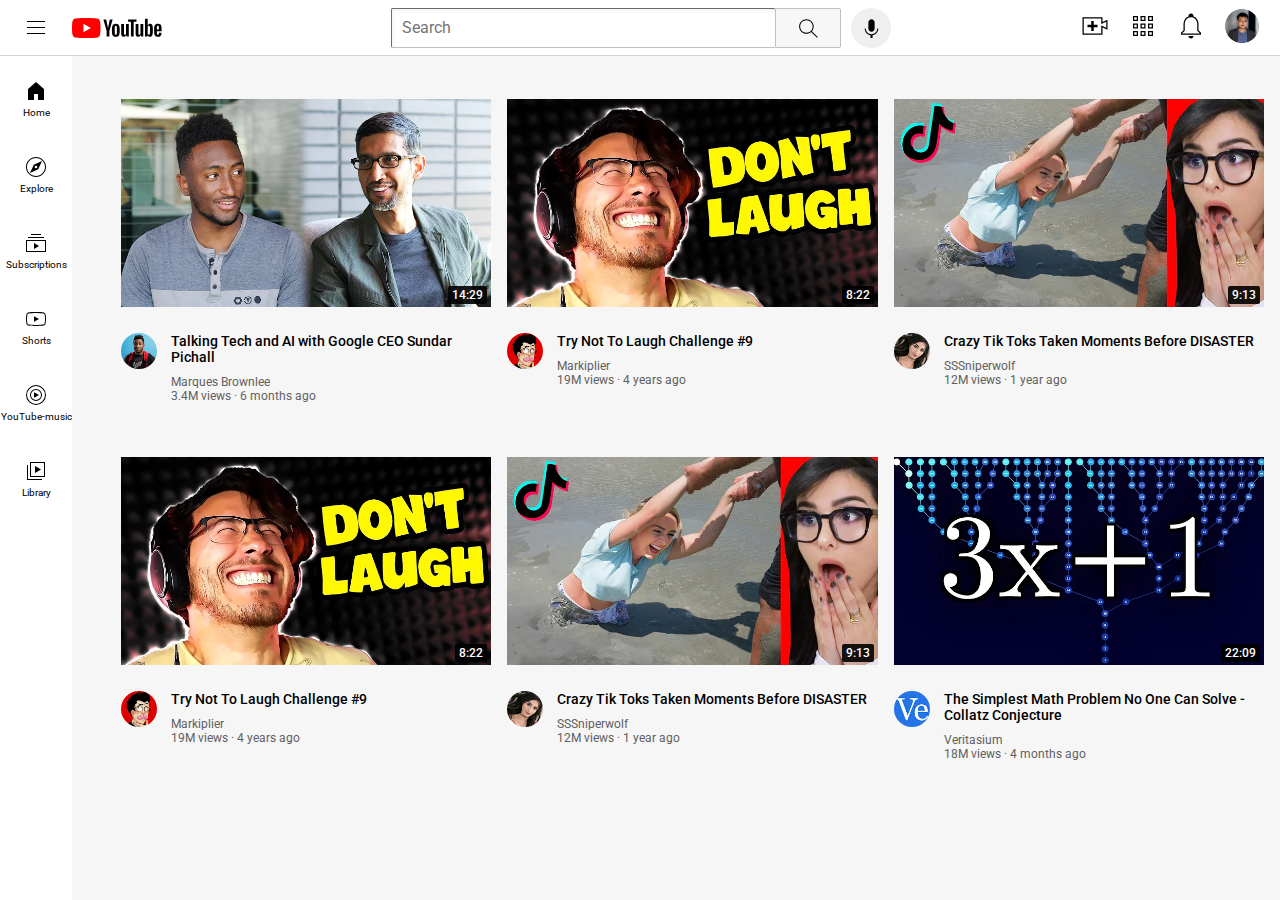
<file: index.html>
<!DOCTYPE html>
<html>
    <head>
        <title>Youtube.com Template</title>
        <link rel="stylesheet" href="video.css">
        <link rel="stylesheet" href="header.css">
        <link rel="stylesheet" href="sidebar.css">
        <link rel="preconnect" href="https://fonts.googleapis.com">
        <link rel="preconnect" href="https://fonts.gstatic.com" crossorigin>
        <link href="https://fonts.googleapis.com/css2?family=Roboto:ital,wght@0,100;0,300;0,400;0,500;0,700;0,900;1,100;1,300;1,400;1,500;1,700;1,900&display=swap" rel="stylesheet">
    </head>

    <body style="padding-top: 75px;
    padding-left: 97px;
    background-color: rgb(246, 246, 246);">
        <div class="header">
            <div class="left-section"
            style="
            display: flex; 
            ">
            <img class="hamburger-menu" src="thumbnails/hamburger-menu.svg" alt="">
            <img class="ytlogo" src="thumbnails/youtube-logo.svg" alt="">
            </div>
            <div class="middle-section"
            style="
            display: flex;">
                <input class="search-bar" type="text" placeholder="Search">
                <button class="search-button">
                    <img class="search-img" src="thumbnails/search.svg" alt="">
                    <div class="tooltip">Search</div>
                </button>
                <button class="voice-search-button">
                    <img class="voice-search-icon" src="thumbnails/voice-search-icon.svg" alt="">
                    <div class="tooltip">Voice Search</div>
                </button>
            </div>
            <div class="right-section"
            style="
            display: flex; 
            ">
                <div class="upload-button-box"
                style="position: relative;">
                    <img class="upload-button" src="thumbnails/upload.svg" alt="">
                    <div class="tooltip"> Upload </div>
                </div>

                <div class="upload-button-box"
                style="position: relative;">
                    <img class="apps-button" src="thumbnails/youtube-apps.svg" alt="">
                    <div class="tooltip"> Apps </div>
                </div>
                
                <div class="upload-button-box"
                style="position: relative;">
                    <img class="notifications-button" src="thumbnails/notifications.svg" alt="">
                    <div class="tooltip"> Notification </div>
                </div>
                
                <div class="upload-button-box"
                style="position: relative;">
                    <img class="my-channel-picture" src="my-channel.png" alt="">
                    <div class="tooltip"> My Channel </div>
                </div>

            </div>

        </div>

        <div class="sidebar">
           <a class="sidebar-link" href="https://hiromakarazun.github.io/hiro-website/">
            <img src="thumbnails/home.svg" alt="">
            <div>Home</div>
           </a>
           <a class="sidebar-link" href="https://www.youtube.com/feed/trending/">
            <img src="thumbnails/explore.svg" alt="">
            <div>Explore</div>
           </a>
           <a class="sidebar-link" href="https://www.youtube.com/feed/subscriptions">
            <img src="thumbnails/subscriptions.svg" alt="">
            <div>Subscriptions</div>
           </a>
           <a class="sidebar-link" href="https://www.youtube.com/shorts/">
            <img src="thumbnails/originals.svg" alt="">
            <div>Shorts</div>
           </a>
           <a class="sidebar-link" href="https://www.youtube.com/channel/UC-9-kyTW8ZkZNDHQJ6FgpwQ">
            <img src="thumbnails/youtube-music.svg" alt="">
            <div>YouTube-music</div>
           </a>
           <a class="sidebar-link" href="https://www.youtube.com/feed/you">
            <img src="thumbnails/library.svg" alt="">
            <div>Library</div>
           </a>

        </div>

        <!--This is the column for videos-->
        <div class="column-videos">
            <!--Talking Tech-->
            <a class="video-preview" href="https://youtu.be/n2RNcPRtAiY?si=AgJIZTaufvWa7DAh">

            <div style="position: relative;">
                <img class="img" src="thumbnails/thumbnail-1.webp" alt="" />
                <div class="video-mins">
                    14:29
                </div>
            </div>
    
            <div class="video-grid" style="
            display: grid;
            grid-template-columns: 50px 1fr;" >
                <div class="channel-picture" >
                    <img class="img-author" src="thumbnails/channel-1.jpeg" alt="">
                    <div class="author-hover" 
                    style="display: grid;
                    grid-template-columns: 50px 200px;">
                        <div class="img-authorhover">
                        <img class="img-hover" src="thumbnails/channel-1.jpeg" alt="">
                            <div class="author-details">
                            <p class="author-name-hover">
                                Marques Brownlee
                            </p>
                            <p class="author-details-hover">
                                @mkbhd ‧ 18.5M subscribers ‧ 1.6K videos
                            </p>
                            </div>
                        </div>
                    </div>
                </div>
                <div class="video-info">
                <p class="video-title">Talking Tech and AI with Google CEO Sundar Pichall</p>
                <p class="creator">Marques Brownlee</p>
                <p class="views">3.4M views · 6 months ago</p>
                </div>
            </div>

            </a>
            <!--Try Not To Laugh-->
            <a class="video-preview" href="https://youtu.be/mP0RAo9SKZk?si=05y7PMJXSZGCgbyP">
            <div style="position: relative;">
                <img class="img" src="thumbnails/thumbnail-2.webp" alt="" />
                <div class="video-mins">
                    8:22
                </div>
            </div>
                <div class="video-grid" style="
                display: grid;
                grid-template-columns: 50px 1fr;">
                    <div class="channel-picture">
                        <div>
                            <div>
                                <img class="img-author" src="thumbnails/channel-2.jpeg" alt="">
                            </div>
                        </div>
                    </div>
                    <div class="video-info">
                <p class="video-title">Try Not To Laugh Challenge #9</p>
                <p class="creator">Markiplier</p>
                <p class="views">19M views · 4 years ago</p>
                    </div>
                </div>
            </a>    
            <!--Crazy Tik Toks Taken Moments Before DISASTER-->
            <a class="video-preview" href="https://youtu.be/FgjPQQeTh1w?si=LnPpMr5lav5w9y48">
            <div style="position: relative;">
                <img class="img" src="thumbnails/thumbnail-3.webp" alt="" />
                <div class="video-mins">
                    9:13
                </div>
            </div>
                <div class="video-grid" style="
                display: grid;
                grid-template-columns: 50px 1fr;">
                    <div class="channel-picture">
                <img class="img-author" src="thumbnails/channel-3.jpeg" alt="">

                    </div>
                    <div class="video-info">
                <p class="video-title">Crazy Tik Toks Taken Moments Before DISASTER</p>
                <p class="creator">SSSniperwolf</p>
                <p class="views">12M views · 1 year ago</p>
                    </div>
                </div>
            </a>

            <!--Try Not To Laugh-->
            <a class="video-preview" href="https://youtu.be/mP0RAo9SKZk?si=05y7PMJXSZGCgbyP">
            <div style="position: relative;">
                <img class="img" src="thumbnails/thumbnail-2.webp" alt="" />
                <div class="video-mins">
                    8:22
                </div>
            </div>
                <div class="video-grid" style="
                display: grid;
                grid-template-columns: 50px 1fr;">
                    <div class="channel-picture">
                        <div>
                            <div>
                                <img class="img-author" src="thumbnails/channel-2.jpeg" alt="">
                            </div>
                        </div>
                    </div>
                    <div class="video-info">
                <p class="video-title">Try Not To Laugh Challenge #9</p>
                <p class="creator">Markiplier</p>
                <p class="views">19M views · 4 years ago</p>
                    </div>
                </div>
            </a>    
            <!--Crazy Tik Toks Taken Moments Before DISASTER-->
            <a class="video-preview" href="https://youtu.be/FgjPQQeTh1w?si=LnPpMr5lav5w9y48">
            <div style="position: relative;">
                <img class="img" src="thumbnails/thumbnail-3.webp" alt="" />
                <div class="video-mins">
                    9:13
                </div>
            </div>
                <div class="video-grid" style="
                display: grid;
                grid-template-columns: 50px 1fr;">
                    <div class="channel-picture">
                <img class="img-author" src="thumbnails/channel-3.jpeg" alt="">

                    </div>
                    <div class="video-info">
                <p class="video-title">Crazy Tik Toks Taken Moments Before DISASTER</p>
                <p class="creator">SSSniperwolf</p>
                <p class="views">12M views · 1 year ago</p>
                    </div>
                </div>
            </a>  
            
            <!--The Simplest Math Problem No One Can Solve - Collatz Conjecture-->
            <a class="video-preview" href="https://youtu.be/094y1Z2wpJg?si=rTCDEriJA7EEMQ-b">
            <div style="position: relative;">
                <img class="img" src="thumbnails/thumbnail-4.webp" alt="" />
                <div class="video-mins">
                    22:09
                </div>
            </div>
                <div class="video-grid" style="
                display: grid;
                grid-template-columns: 50px 1fr;">
                    <div class="channel-picture">
                <img class="img-author" src="thumbnails/channel-4.jpeg" alt="">

                    </div>
                    <div class="video-info">
                <p class="video-title">The Simplest Math Problem No One Can Solve - Collatz Conjecture</p>
                <p class="creator">Veritasium</p>
                <p class="views">18M views · 4 months ago</p>
                    </div>
                </div>
            </a>    
        </div>
        

    </body>
</html>
</file>
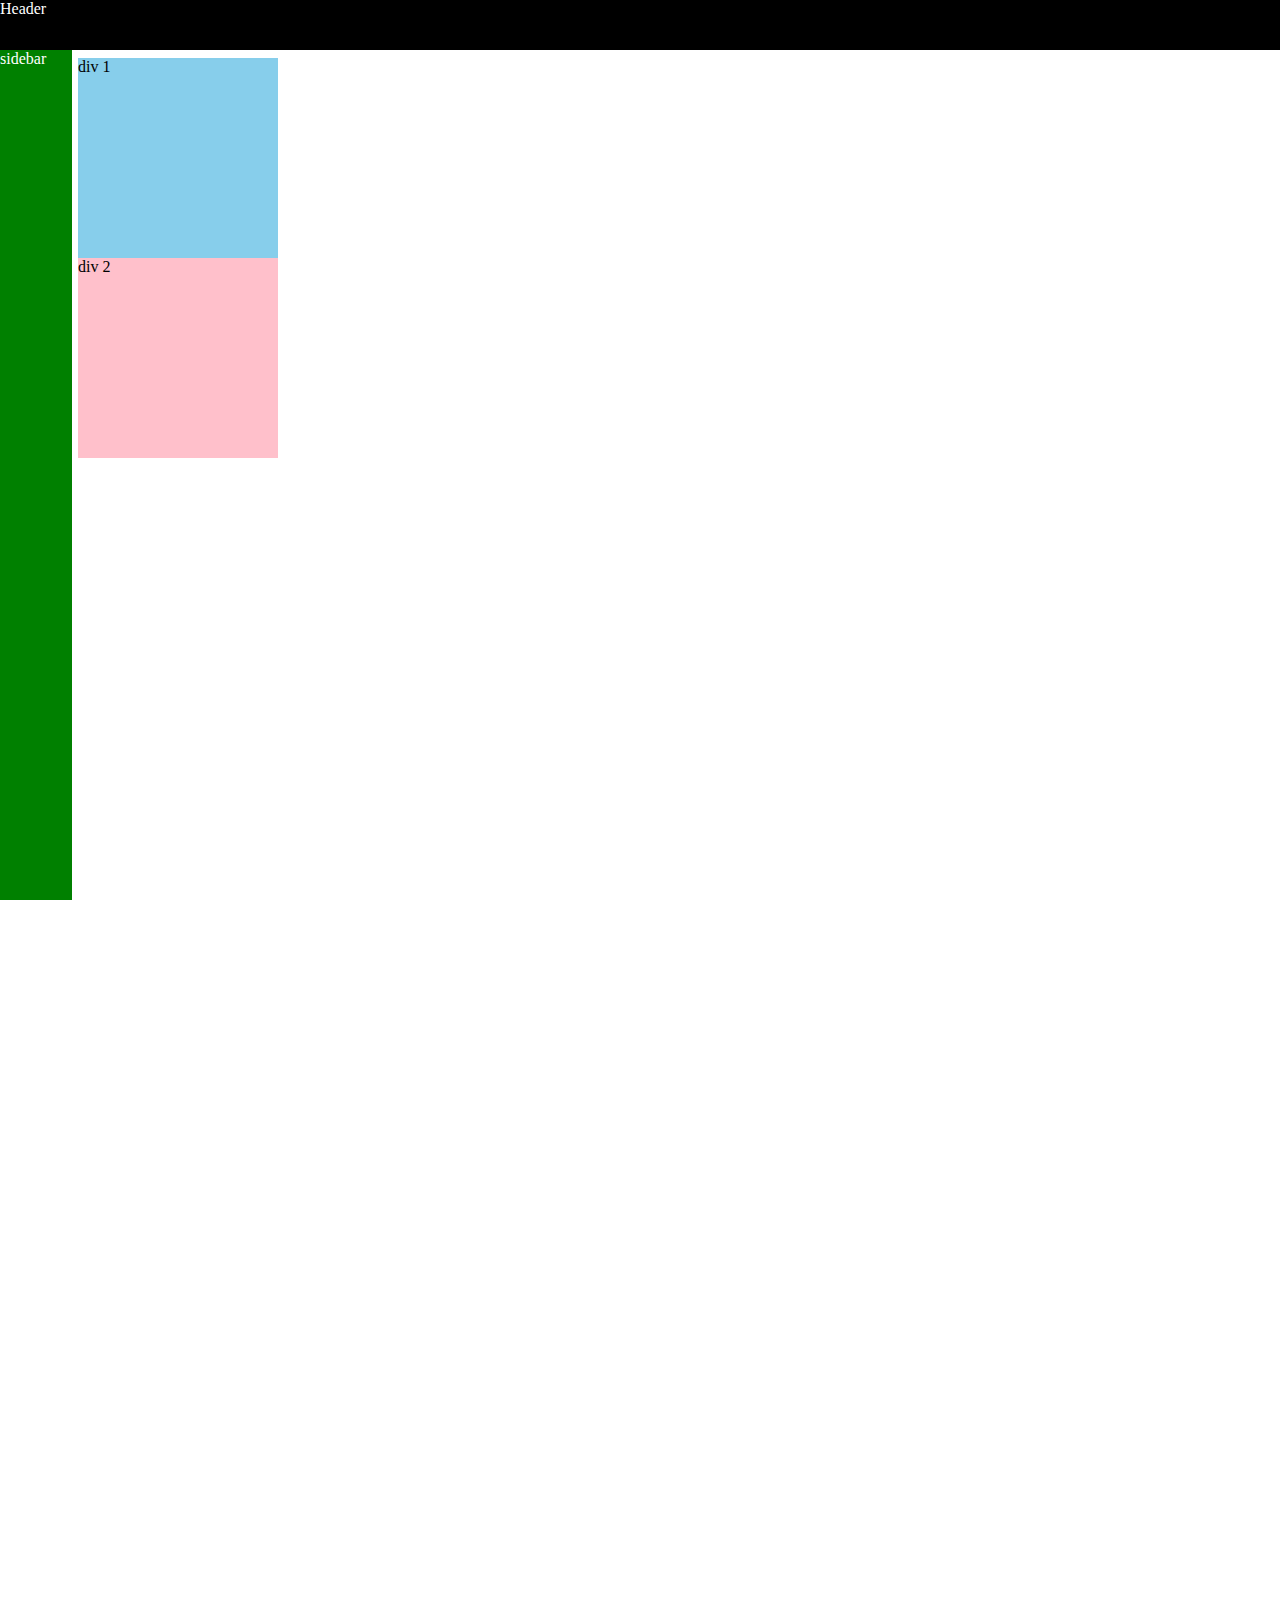
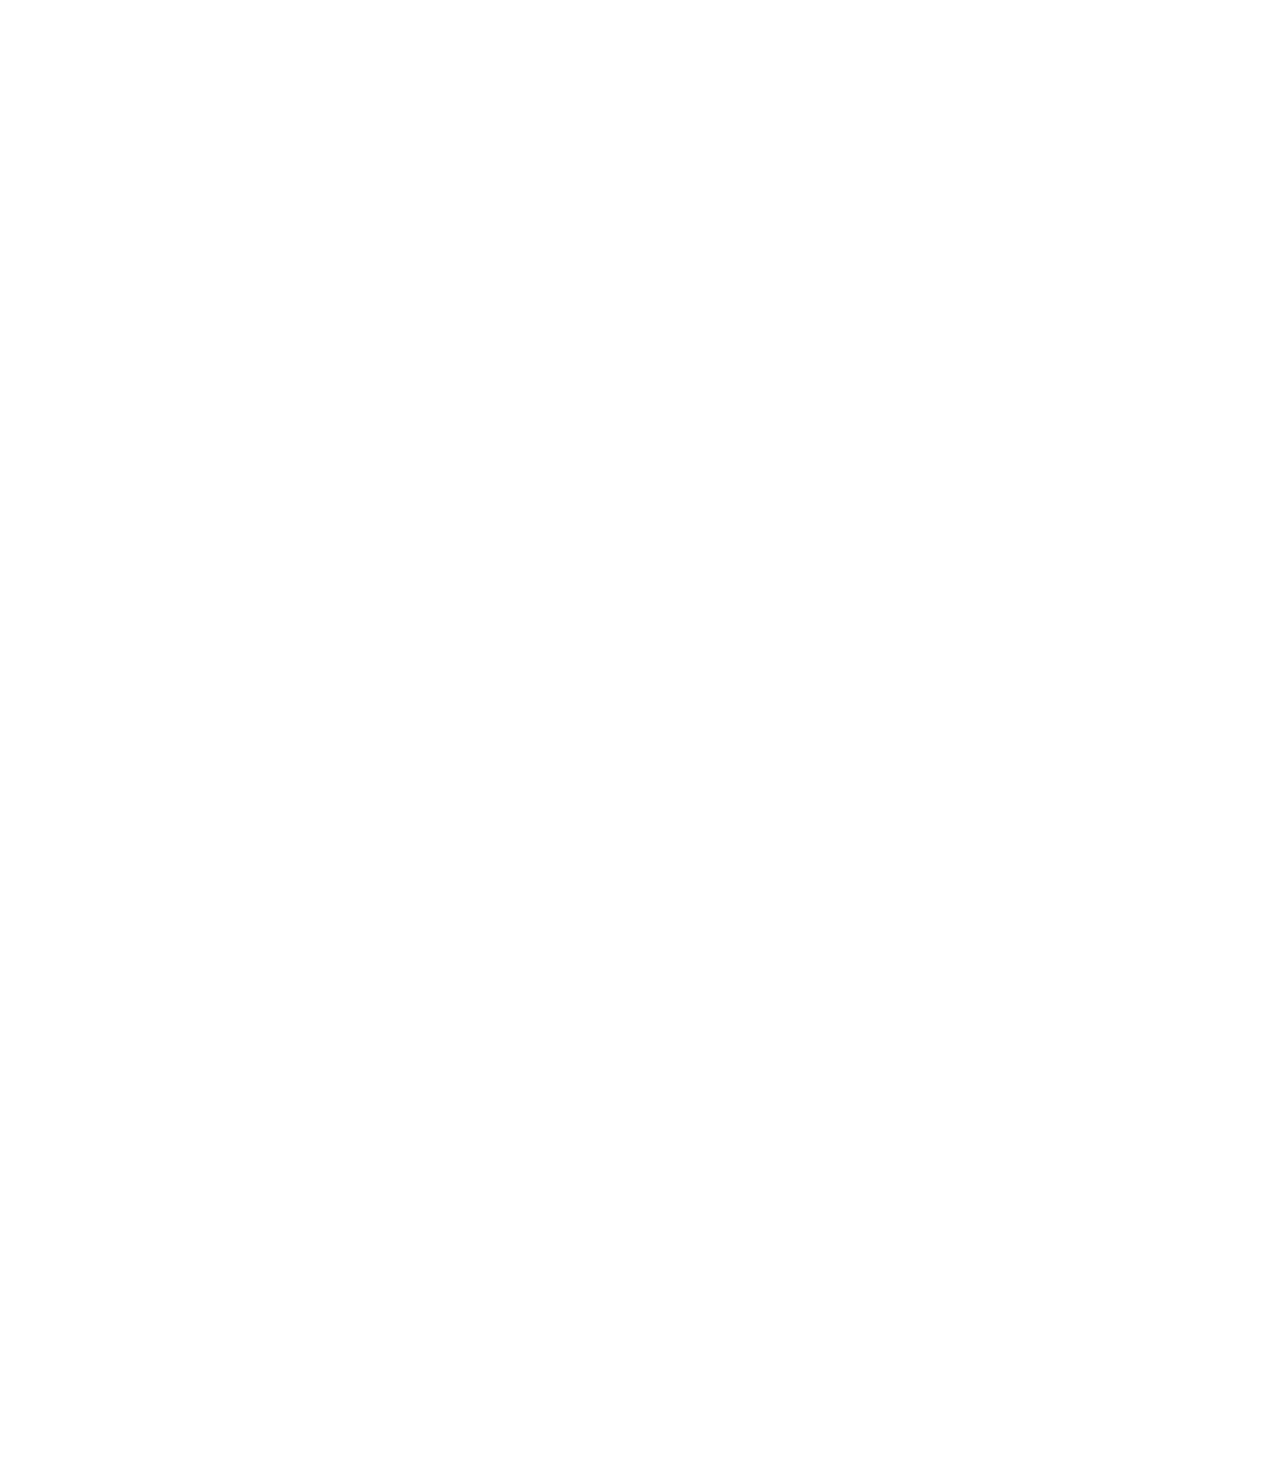
<file: position.html>
<!DOCTYPE html>
<html>
    <head>
        <title>Position</title>
    </head>
    <body style="height: 3000px;
    padding-top: 50px;
    padding-left: 70px;">
        <div style="
            background-color: black;
            color: white;
            position: fixed;
            top: 0;
            height: 50px;
            left: 0;
            right: 0;">
            Header
        </div>
        <div style="background-color: green;
        color: white;
        position: fixed;
        left: 0;
        bottom: 0px;
        top: 50px;
        width: 72px;
        ">
            sidebar
        </div>
        <div style="
            background-color: skyblue;
            height: 200px;
            width: 200px;
            position: static;
            ">
            div 1
        </div>
        <div style="
        background-color: pink;
        height: 200px;
        width: 200px;
        position: static;">
            div 2
        </div>
    </body>
</html>
</file>
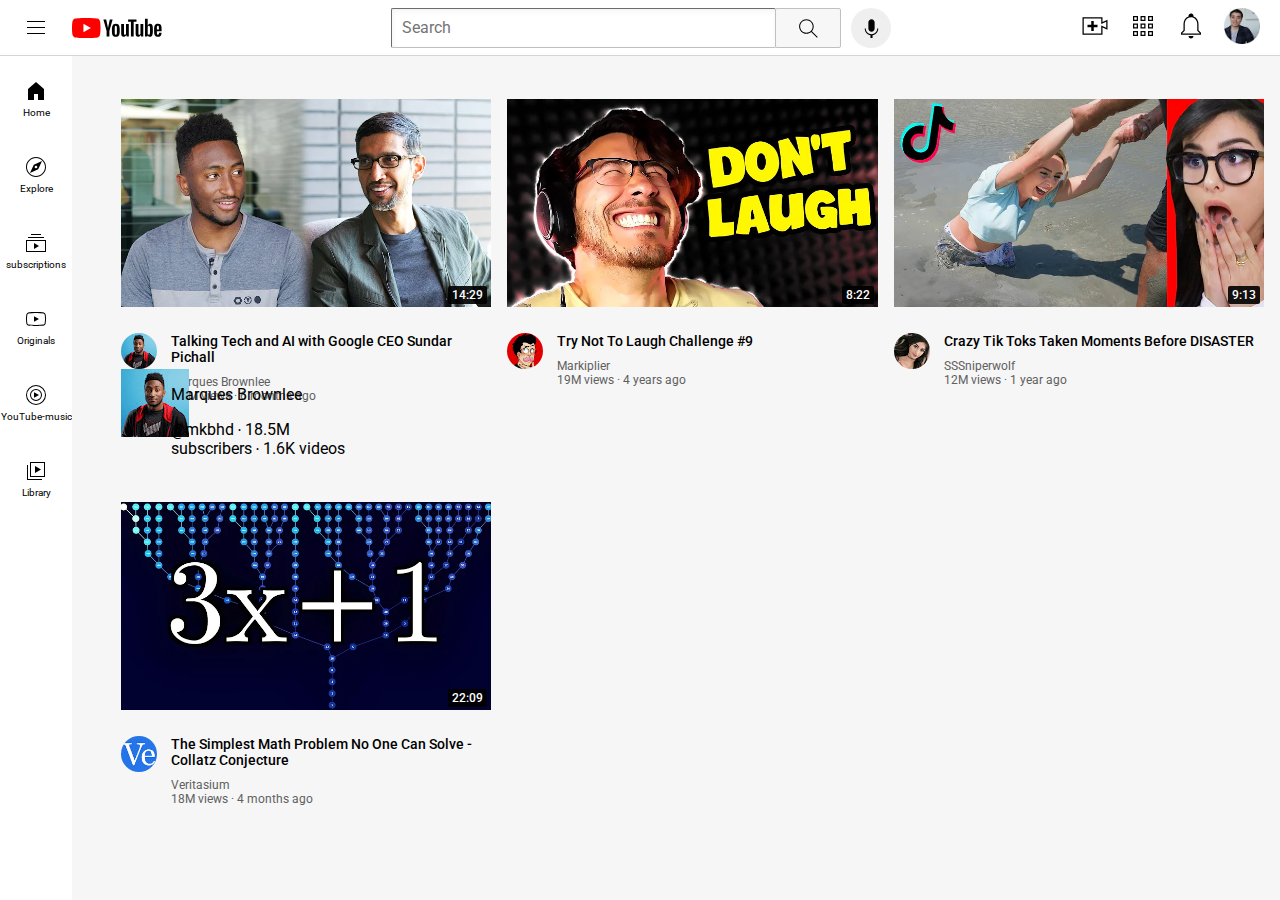
<file: youtubetemplate.html>
<!DOCTYPE html>
<html>
    <head>
        <title>Youtube.com Template</title>
        <link rel="stylesheet" href="video.css">
        <link rel="stylesheet" href="header.css">
        <link rel="stylesheet" href="sidebar.css">
        <link rel="preconnect" href="https://fonts.googleapis.com">
        <link rel="preconnect" href="https://fonts.gstatic.com" crossorigin>
        <link href="https://fonts.googleapis.com/css2?family=Roboto:ital,wght@0,100;0,300;0,400;0,500;0,700;0,900;1,100;1,300;1,400;1,500;1,700;1,900&display=swap" rel="stylesheet">
    </head>

    <body style="padding-top: 75px;
    padding-left: 97px;
    background-color: rgb(246, 246, 246);">
        <div class="header">
            <div class="left-section"
            style="
            display: flex; 
            ">
            <img class="hamburger-menu" src="thumbnails/hamburger-menu.svg" alt="">
            <img class="ytlogo" src="thumbnails/youtube-logo.svg" alt="">
            </div>
            <div class="middle-section"
            style="
            display: flex;">
                <input class="search-bar" type="text" placeholder="Search">
                <button class="search-button">
                    <img class="search-img" src="thumbnails/search.svg" alt="">
                    <div class="tooltip">Search</div>
                </button>
                <button class="voice-search-button">
                    <img class="voice-search-icon" src="thumbnails/voice-search-icon.svg" alt="">
                    <div class="tooltip">Voice Search</div>
                </button>
            </div>
            <div class="right-section"
            style="
            display: flex; 
            ">
                <div class="upload-button-box"
                style="position: relative;">
                    <img class="upload-button" src="thumbnails/upload.svg" alt="">
                    <div class="tooltip"> Upload </div>
                </div>

                <div class="upload-button-box"
                style="position: relative;">
                    <img class="apps-button" src="thumbnails/youtube-apps.svg" alt="">
                    <div class="tooltip"> Apps </div>
                </div>
                
                <div class="upload-button-box"
                style="position: relative;">
                    <img class="notifications-button" src="thumbnails/notifications.svg" alt="">
                    <div class="tooltip"> Notification </div>
                </div>
                
                <div class="upload-button-box"
                style="position: relative;">
                    <img class="my-channel-picture" src="thumbnails/my-channel.jpeg" alt="">
                    <div class="tooltip"> My Channel </div>
                </div>

            </div>

        </div>

        <div class="sidebar">
           <div class="sidebar-link">
            <img src="thumbnails/home.svg" alt="">
            <div>Home</div>
           </div>
           <div class="sidebar-link">
            <img src="thumbnails/explore.svg" alt="">
            <div>Explore</div>
           </div>
           <div class="sidebar-link">
            <img src="thumbnails/subscriptions.svg" alt="">
            <div>subscriptions</div>
           </div>
           <div class="sidebar-link">
            <img src="thumbnails/originals.svg" alt="">
            <div>Originals</div>
           </div>
           <div class="sidebar-link">
            <img src="thumbnails/youtube-music.svg" alt="">
            <div>YouTube-music</div>
           </div>
           <div class="sidebar-link">
            <img src="thumbnails/library.svg" alt="">
            <div>Library</div>
           </div>

        </div>

        <!--This is the column for videos-->
        <div class="column-videos"
        style="display: grid;
        grid-template-columns: 1fr 1fr 1fr;
        column-gap: 16px;
        row-gap: 20px;">
            <!--Talking Tech-->
            <div class="video-preview">

            <div style="position: relative;">
                <img class="img" src="thumbnails/thumbnail-1.webp" alt="" />
                <div class="video-mins">
                    14:29
                </div>
            </div>
    
            <div class="video-grid" style="
            display: grid;
            grid-template-columns: 50px 1fr;" >
                <div class="channel-picture" >
                    <img class="img-author" src="thumbnails/channel-1.jpeg" alt="">
                    <div class="author-hover" 
                    style="display: grid;
                    grid-template-columns: 50px 200px;">
                        <div class="img-authortooltip">
                        <img src="thumbnails/channel-1.jpeg" alt="">
                        </div>
                        <div>
                            <p>
                                Marques Brownlee
                            </p>
                            <p>
                                @mkbhd ‧ 18.5M subscribers ‧ 1.6K videos
                            </p>
                        </div>
                    </div>
                </div>
                <div class="video-info">
                <p class="video-title">Talking Tech and AI with Google CEO Sundar Pichall</p>
                <p class="creator">Marques Brownlee</p>
                <p class="views">3.4M views · 6 months ago</p>
                </div>
            </div>

            </div>
            <!--Try Not To Laugh-->
            <div class="video-preview">
            <div style="position: relative;">
                <img class="img" src="thumbnails/thumbnail-2.webp" alt="" />
                <div class="video-mins">
                    8:22
                </div>
            </div>
                <div class="video-grid" style="
                display: grid;
                grid-template-columns: 50px 1fr;">
                    <div class="channel-picture">
                        <div>
                            <div>
                                <img class="img-author" src="thumbnails/channel-2.jpeg" alt="">
                            </div>
                        </div>
                    </div>
                    <div class="video-info">
                <p class="video-title">Try Not To Laugh Challenge #9</p>
                <p class="creator">Markiplier</p>
                <p class="views">19M views · 4 years ago</p>
                    </div>
                </div>
            </div>    
            <!--Crazy Tik Toks Taken Moments Before DISASTER-->
            <div class="video-preview">
            <div style="position: relative;">
                <img class="img" src="thumbnails/thumbnail-3.webp" alt="" />
                <div class="video-mins">
                    9:13
                </div>
            </div>
                <div class="video-grid" style="
                display: grid;
                grid-template-columns: 50px 1fr;">
                    <div class="channel-picture">
                <img class="img-author" src="thumbnails/channel-3.jpeg" alt="">

                    </div>
                    <div class="video-info">
                <p class="video-title">Crazy Tik Toks Taken Moments Before DISASTER</p>
                <p class="creator">SSSniperwolf</p>
                <p class="views">12M views · 1 year ago</p>
                    </div>
                </div>
            </div>  
            <!--The Simplest Math Problem No One Can Solve - Collatz Conjecture-->
            <div class="video-preview">
            <div style="position: relative;">
                <img class="img" src="thumbnails/thumbnail-4.webp" alt="" />
                <div class="video-mins">
                    22:09
                </div>
            </div>
                <div class="video-grid" style="
                display: grid;
                grid-template-columns: 50px 1fr;">
                    <div class="channel-picture">
                <img class="img-author" src="thumbnails/channel-4.jpeg" alt="">

                    </div>
                    <div class="video-info">
                <p class="video-title">The Simplest Math Problem No One Can Solve - Collatz Conjecture</p>
                <p class="creator">Veritasium</p>
                <p class="views">18M views · 4 months ago</p>
                    </div>
                </div>
            </div>    
        </div>
        

    </body>
</html>
</file>
<file: video.css>
body {
    margin: 20px;
}
/*this is the whole block for each square*/

.column-videos {
    display: grid;
    grid-template-columns: 1fr 1fr 1fr;
    column-gap: 16px;
    row-gap: 20px;
}

@media (max-width: 1000px) {
    .column-videos {
        grid-template-columns: 1fr 1fr;
    }
}

.video-preview {
    display: inline-block;
    width: 100%;
    font-family: Roboto, Arial;
    vertical-align: top;
    padding: 4px;
    position: relative;
    text-decoration: none;
    color: black;
}

.img {
    width: 100%;
    position: relative;
}

.img-authorhover {
    width: 220px;
    height: 60px;
    align-items: center;
    position: relative;
    background-color: rgb(212, 212, 212);
    display: grid;
    grid-template-columns: 50px 250px;
    padding-left: 10px;
    border-radius: 10px;
    bottom: 40px;
    opacity: 0;
    cursor: pointer;
}

.img-authorhover:hover {
    opacity: 1
}

.img-hover {
    height: 50px;
    width: 50px;
    border-radius: 50px;
}

.author-details {
    display: grid;
    grid-template-rows: 15px 15px;
}

.author-name-hover {
    font-size: 12px;
    padding-left:25px;
    bottom: 0;
    padding-bottom: 15px;
    padding-left: 10px;
    display: inline-block;
    position: absolute;
}

.author-details-hover {
    font-size: 8px;
    padding-left:25px;
    bottom: 0;
    padding-bottom: 10px;
    padding-left: 10px;
    position: absolute;
    display: inline-block;
}

.video-mins {
    position: absolute;
    bottom: 7px;
    right: 4px;
    color: white;
    background-color: rgba(0, 0, 0, 0.9);
    font-size: 12px;
    padding: 2px 4px;
    border-radius: 2px;
    font-weight: 500;
    
}
.video-grid {
    margin-top: 10px;
}
/*this is the block for channel pic*/
.channel-picture {
    width: 100%;
    vertical-align: top;
    position: relative;
}

.img-author {
    width: 36px;
    border-radius: 36px;
    margin-top: 12px;
    margin-right: 0px;
    vertical-align: top;
}

/*this is the block for video info*/
.video-info {
    width: 100%;
}

.video-title {
    width: 100%;
    margin-top: 12px;
    font-weight: 500;
    font-size: 14px;
    padding-bottom: 0px;
    margin-bottom: 0px;
    text-decoration: none;
    color: black;
}

.creator {
    font-size: 12px;
    margin-top: 0;
    padding-top: 10px;
    margin-bottom: 0;
    color: rgb(96, 96, 96);
    text-decoration: none;
}

.views {
    font-size: 12px;
    margin-top: 0;
    color: rgb(96, 96, 96);
    text-decoration: none;
}
</file>
<file: header.css>
.header {
    height: 55px;
    display: flex;
    flex-direction: row;
    justify-content: space-between;
    position: fixed;
    z-index: 1000;
    top: 0;
    bottom: 0;
    left: 0;
    right: 0;
    background-color: white;
    border-bottom: solid;
    border-bottom-width: 0.5px;
    border-bottom-color: rgb(213, 213, 213);
}


.left-section {
    align-items: center;
    display: flex;
}
    .hamburger-menu {
        height: 24px;
        margin-left: 24px;
        margin-right: 24px;
        
    }

    .ytlogo {
        height: 20px; 
    }



.middle-section {
    display: flex;
    flex: 1;
    margin-left: 70px;
    margin-right: 30px;
    max-width: 500px;
    align-items: center;
}

    .search-bar {
        height: 36px;
        flex: 1;
        padding-left: 10px;
        font-size: 16px;
        border-color: rgb(192, 192, 192);
        border-radius: 2px;
        border-width: 1px;
        box-shadow: inset 1px 2px 5px rgba(0, 0, 0, 0.05);
        width: 0;
    }

    .search-bar::placeholder {
        font-family: Roboto, Arial;
        font-size: 16px;
    }  

    .search-button {
        height: 40px;
        background-color: rgb(247, 247, 247);
        width: 66px;
        border-width: 1px;
        border-style: solid;
        border-radius: 2px;
        border-color: rgb(192, 192, 192);
        margin-left: -1px;
        margin-right: 10px;
    }

    .voice-search-button, 
    .voice-search-button,
    .upload-button-box {
        position: relative;
    }
    .search-button .tooltip,
    .voice-search-button .tooltip,
    .upload-button-box .tooltip {
        position: absolute;
        background-color: gray;
        color: white;
        padding-top: 4px;
        padding-bottom: 4px;
        padding-left: 8px;
        padding-right: 8px;
        border-radius: 2px;
        font-size: 12px;
        bottom: -20px;
        opacity: 0;
        transition: opacity 0.15;
        pointer-events: none;
        white-space: nowrap;
        text-align: center;
        justify-content: center;
        
    }

    .search-button:hover .tooltip,
    .voice-search-button:hover .tooltip,
    .upload-button-box:hover .tooltip {
        opacity: 1;
        align-items: center;
    }

    .search-img {
        height: 25px;
        margin-top: 4px;
    }

    .voice-search-icon {
        height: 25px;
        margin-top: 4px;
        
    }

    .voice-search-button {
        height: 40px;
        width: 40px;
        border-radius: 20px;
        border: none;
    }



.right-section {
    width: 180px;
    align-items: center;
    margin-right: 20px;
    display: flex;
    flex-shrink: 0;
    justify-content: space-between;
}

    .upload-button {
    height: 30px;
    }

    .apps-button {
    height: 30px;
    }

    .notifications-button {
    height: 30px;
    }

    .my-channel-picture {
    height: 36px;
    }
</file>
<file: sidebar.css>
.sidebar {
    position: fixed;
    left: 0;
    bottom: 0;
    top: 55px;
    background-color: white;
    width: 72px;
    z-index: 200;
    padding-top: 5px;
    text-decoration: none;
    color: black;
}

    .sidebar-link {
        height: 76px;
        display: flex;
        align-items: center;
        justify-content: center;
        text-align: center;
        flex-direction: column;
        text-decoration: none;
        color: black;
        cursor: pointer;
    }

    .sidebar-link:hover {
        background-color: lightgray;
    }

    .sidebar-link img {
        height: 24px;
        margin-bottom: 4px;
        
    }

    .sidebar-link div {
        font-family: Roboto, Arial;
        font-size: 10px;
        text-decoration: none;
        color: black;
      }
</file>
